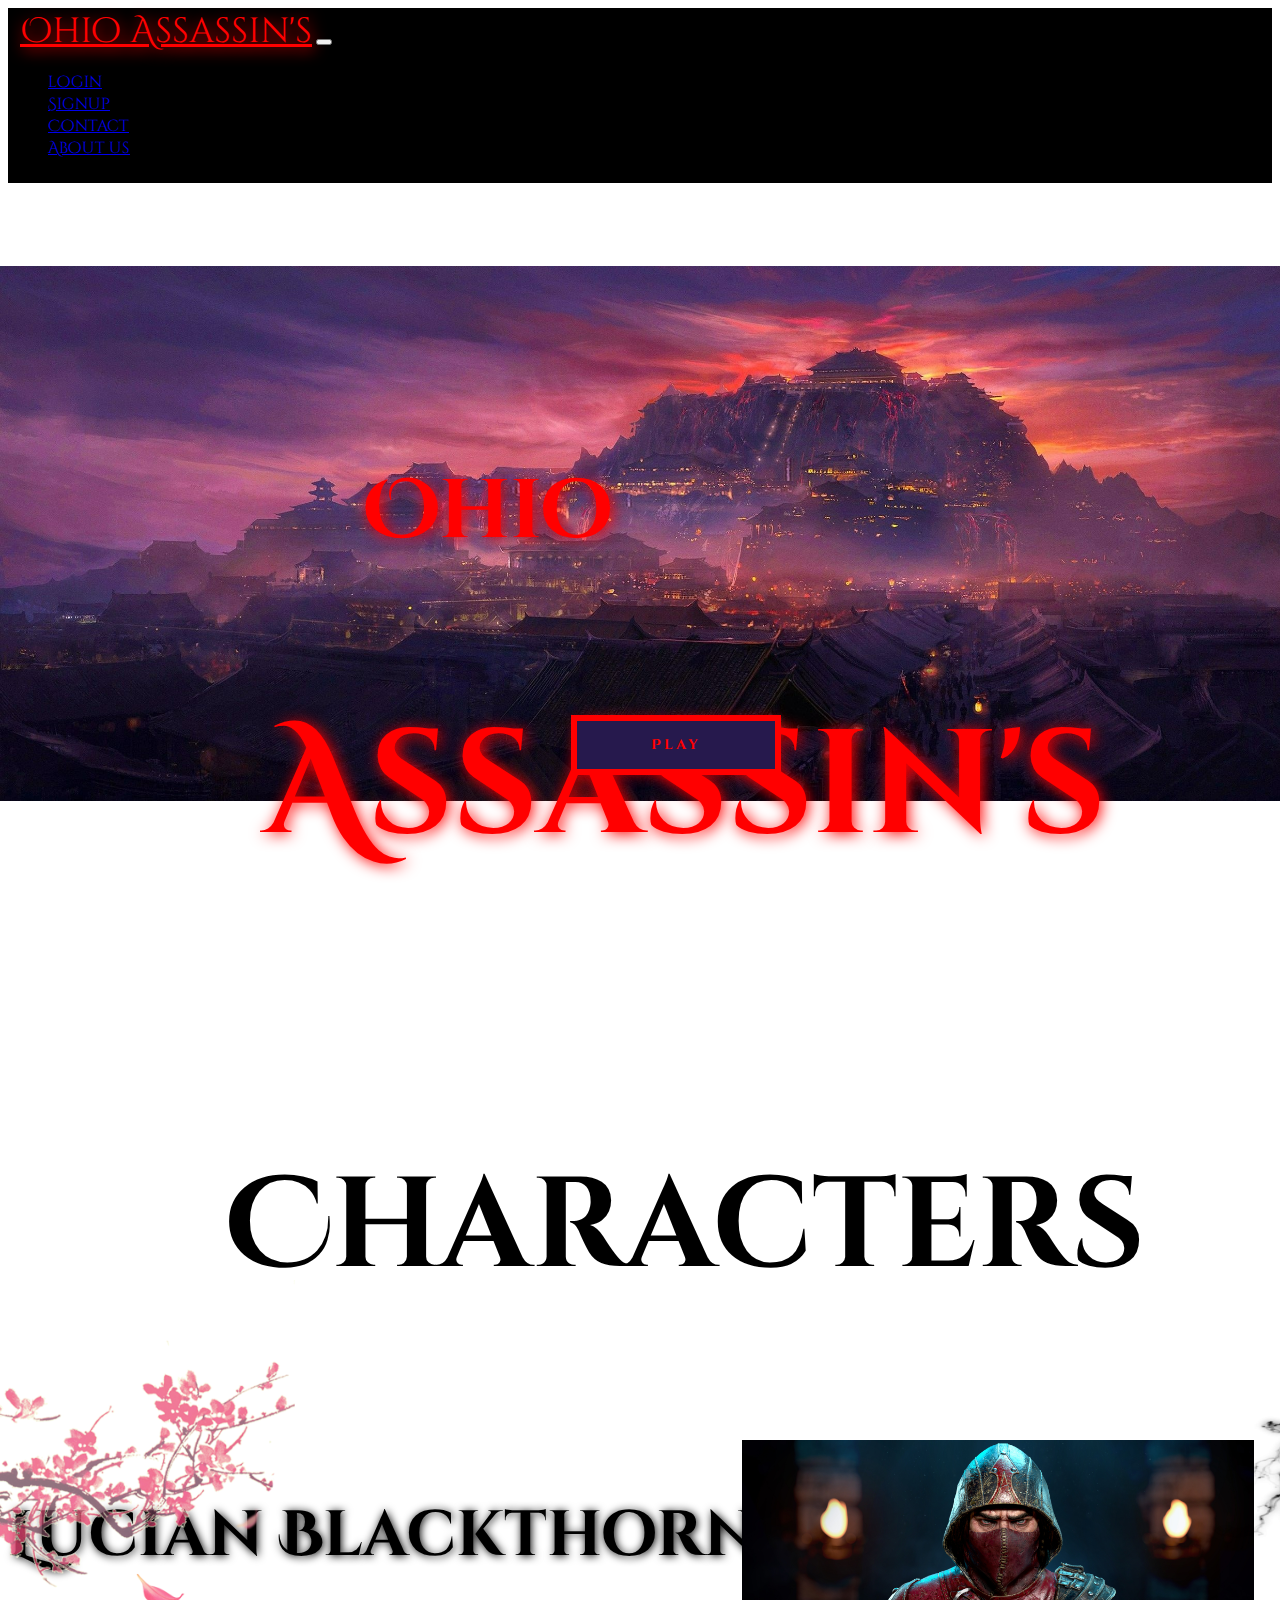
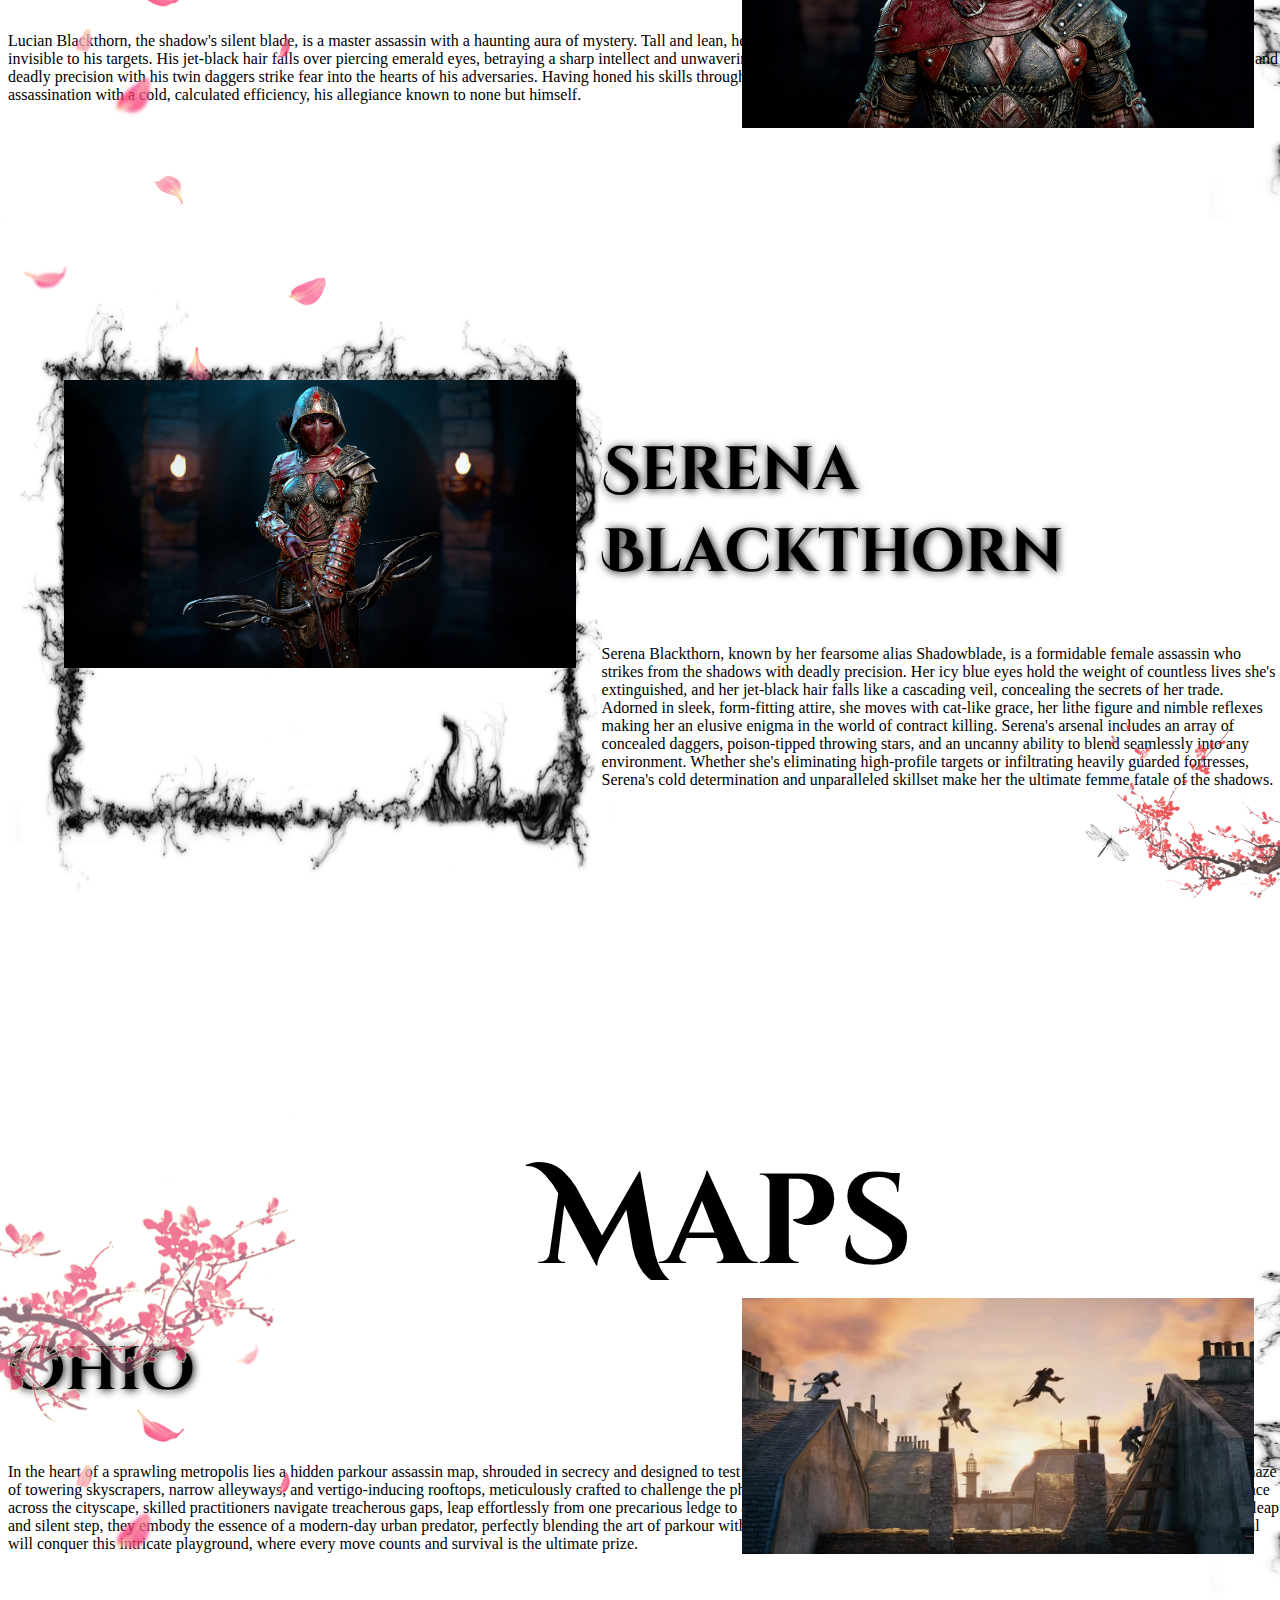
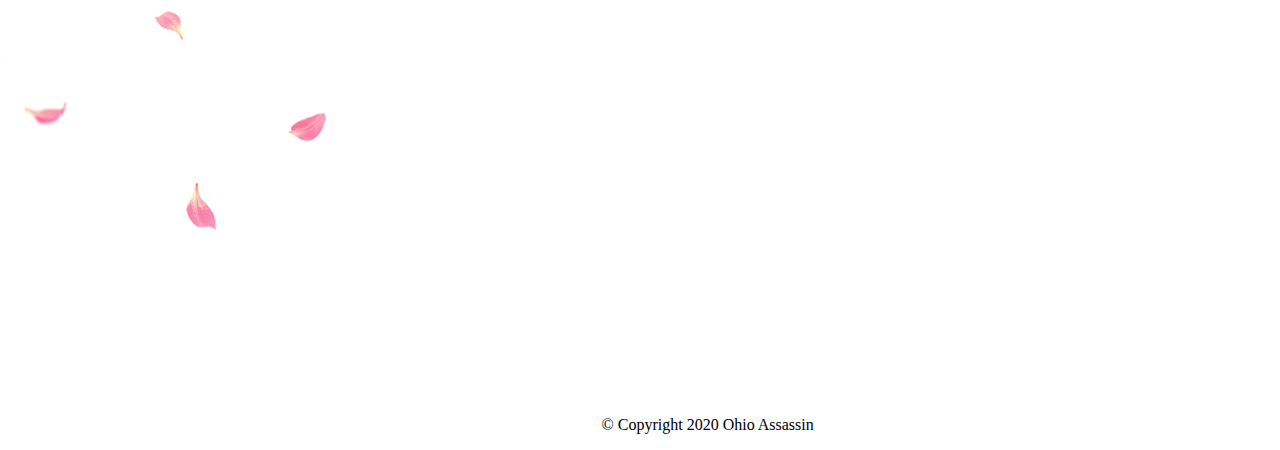
<file: index.html>
<!doctype html>
<html lang="en">
  <head>
    <meta charset="utf-8">
    <meta name="viewport" content="width=device-width, initial-scale=1">
    <title>Ohio Assassin's</title>
    <!-- Bootstarp -->
    <link href="https://cdn.jsdelivr.net/npm/bootstrap@5.3.0-alpha3/dist/css/bootstrap.min.css" rel="stylesheet" integrity="sha384-KK94CHFLLe+nY2dmCWGMq91rCGa5gtU4mk92HdvYe+M/SXH301p5ILy+dN9+nJOZ" crossorigin="anonymous">
      <!--Css  -->
    <link rel="stylesheet" href="styles.css">  
    <!-- Fonts -->
    <link rel="preconnect" href="https://fonts.googleapis.com">
    <link rel="preconnect" href="https://fonts.gstatic.com" crossorigin>
    <link href="https://fonts.googleapis.com/css2?family=Cinzel+Decorative:wght@400;700&family=Staatliches&display=swap" rel="stylesheet">
</head>
<body>
  
    <nav class="navbar navbar-dark navbar-expand-md nav-tabs ">
        <a class="navbar-brand" href="">Ohio Assassin's</a>
        <button class="navbar-toggler" type="button" data-bs-toggle="collapse" data-bs-target="#navbarSupportedContent"
            aria-controls="navbarSupportedContent" aria-expanded="false" aria-label="Toggle navigation">
            <span class="navbar-toggler-icon"></span>
        </button>
        <div class="collapse navbar-collapse" id="navbarSupportedContent">
            <ul class="navbar-nav ms-auto">

                <li class="nav-item">
                    <a class="nav-link" href="Login.html">login</a>
                </li>
                <li class="nav-item">
                    <a class="nav-link" href="register.html">Signup</a>
                </li>
                <li class="nav-item">
                    <a class="nav-link" href="contatcus.html">Contact</a>
                </li>
                <li class="nav-item">
                    <a class="nav-link" href="Aboutus.html">About us</a>
                </li>
            </ul>
        </div>
    </nav>
    
  
    
    <div class="container">
        <div> 
            <img src="website background.jpg"  class="bg-img"></img>
        </div>
    
    
             <div>
            <h3 class="header2">Ohio</h3>
            </div>
            <div >
            <h1 class="card-header">Assassin's</h1>
            </div>
    
       
        
       
        
    <!-- Play Button -->

        <div class="button-border">
            <a class="Aplay" href="register.htmlu">
            <button class="primary-button">Play</button>
        </div>
        </button>
    </a>
       </div>


        <div><h2 class="char">Characters</h2></div>

        <div class="container">
            <div>
            <div class="col-lg-6 col-md-6 col-sm-6 charachter"><img src="pngwing.com.png" class="borderpng"><img src="pngegg (1).png" class="png"><h2 class="lucian">Lucian Blackthorn</h2><p> Lucian Blackthorn, the shadow's silent blade, is a master assassin with a haunting aura of mystery. Tall and lean, he possesses an uncanny ability to blend into the shadows, making him nearly invisible to his targets. His jet-black hair falls over piercing emerald eyes, betraying a sharp intellect and unwavering determination. Clad in a form-fitting ebony armor, Lucian's lithe movements and deadly precision with his twin daggers strike fear into the hearts of his adversaries. Having honed his skills through countless missions, he navigates the treacherous world of espionage and assassination with a cold, calculated efficiency, his allegiance known to none but himself.</p></div>
            <div class="col-lg-6 col-md-6 col-sm-6 "><img src="harry-osborn-nordshot14.jpg" alt="" class="img"></div>
            
            </div>
        </div> 
   

<div class="container1">
    <div>
    <div class="col-lg-6 col-md-6 col-sm-6 "><img src="pngwing.com.png" class="border2"><img src="harry-osborn-harry-osborn-elfshot9.jpg" alt="" class="img2"></div>
    <div class="col-lg-6 col-md-6 col-sm-6 charachter2"><img src="pngegg (3).png" class="png2"><h2 class="Serena">Serena Blackthorn</h2><p class="para"> Serena Blackthorn, known by her fearsome alias Shadowblade, is a formidable female assassin who strikes from the shadows with deadly precision. Her icy blue eyes hold the weight of countless lives she's extinguished, and her jet-black hair falls like a cascading veil, concealing the secrets of her trade. Adorned in sleek, form-fitting attire, she moves with cat-like grace, her lithe figure and nimble reflexes making her an elusive enigma in the world of contract killing. Serena's arsenal includes an array of concealed daggers, poison-tipped throwing stars, and an uncanny ability to blend seamlessly into any environment. Whether she's eliminating high-profile targets or infiltrating heavily guarded fortresses, Serena's cold determination and unparalleled skillset make her the ultimate femme fatale of the shadows.</p></div>
    
    
    </div>
</div> 
  <div class="map">
    <div class="col-lg-6 col-md-6 col-sm-6"><p class="Map">Maps</p>
    </div>
    <div class="container">
        <div>
        <div class="col-lg-6 col-md-6 col-sm-6 maps"><img src="pngwing.com.png" class="borderpng__2"><img src="pngegg (1).png" class="png"><h2 class="Ohio">Ohio</h2><p>In the heart of a sprawling metropolis lies a hidden parkour assassin map, shrouded in secrecy and designed to test the limits of the most agile and cunning operatives. The map is a labyrinthine maze of towering skyscrapers, narrow alleyways, and vertigo-inducing rooftops, meticulously crafted to challenge the physical prowess and strategic intellect of any would-be assassin. As shadows dance across the cityscape, skilled practitioners navigate treacherous gaps, leap effortlessly from one precarious ledge to another, and utilize the urban environment to their advantage. With each daring leap and silent step, they embody the essence of a modern-day urban predator, perfectly blending the art of parkour with the deadly precision of an assassin's blade. Only the most adept and resourceful will conquer this intricate playground, where every move counts and survival is the ultimate prize.</p></div>
        <div class="col-lg-6 col-md-6 col-sm-6 "><img src="maps.jpeg" alt="" class="imgm"></div>
        
        </div>
    </div> 
  </div>
 
<script src="https://cdn.jsdelivr.net/npm/bootstrap@5.3.0-alpha3/dist/js/bootstrap.bundle.min.js" integrity="sha384-ENjdO4Dr2bkBIFxQpeoTz1HIcje39Wm4jDKdf19U8gI4ddQ3GYNS7NTKfAdVQSZe" crossorigin="anonymous"></script>

 <footer class="white-section" id="footer">
    <div class="container-fluid">
      <p>© Copyright 2020 Ohio Assassin</p>
    </div>
  </footer>

</body>

</html>
</file>
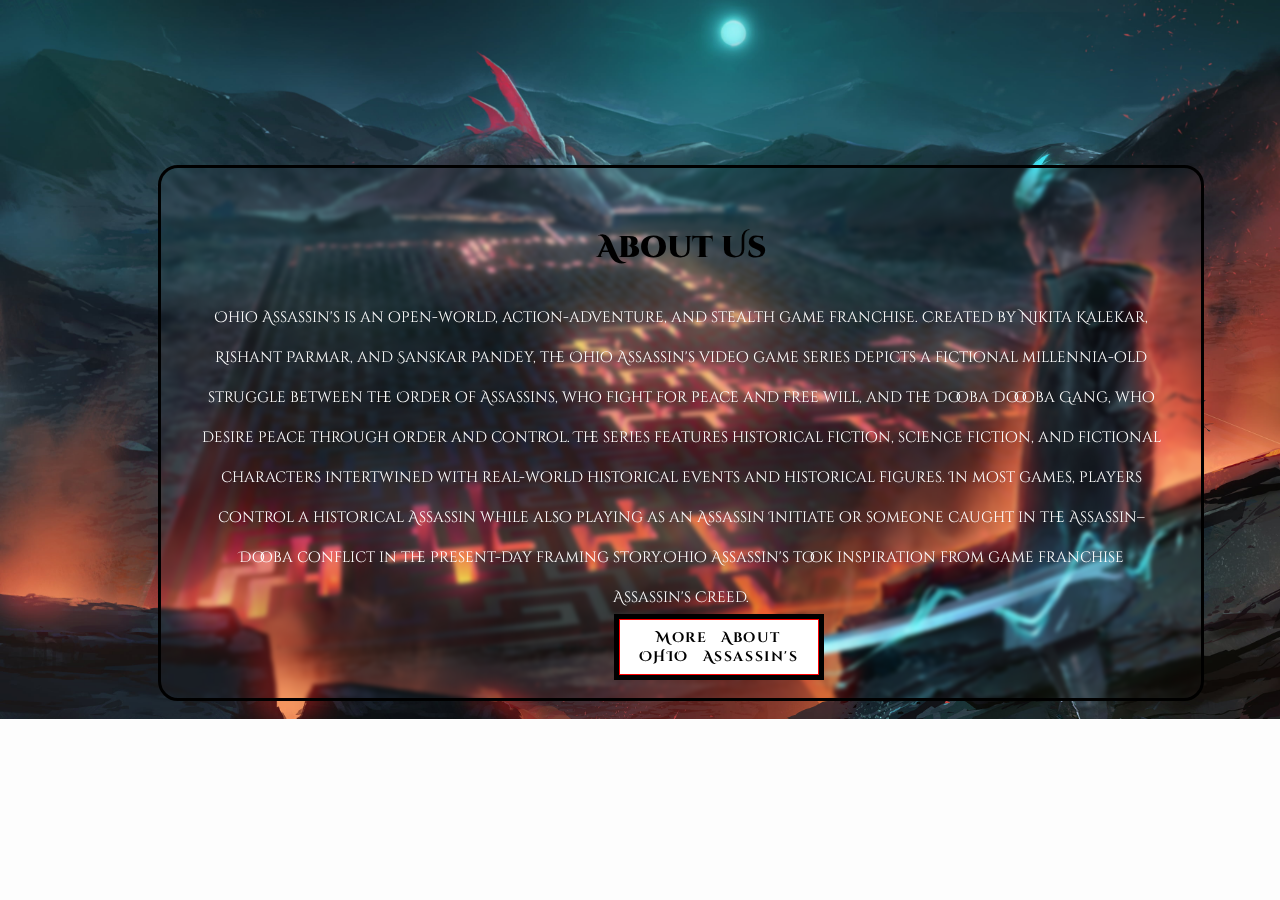
<file: Aboutus.html>
<!DOCTYPE html>
<html lang="en">
<head>
    <meta charset="UTF-8">
    <meta http-equiv="X-UA-Compatible" content="IE=edge">
    <meta name="viewport" content="width=device-width, initial-scale=1.0">
    <title>Document</title>
    <link rel="stylesheet" href="Aboutus.css">
</head>
<body class="photo" background="bg.13.jpg">
   <div class="about" >
    <div class="inner-section">
        <h1>About Us</h1>
        <p class="text">
            Ohio Assassin's is an open-world, action-adventure, and stealth game franchise. Created by Nikita Kalekar, Rishant Parmar, and Sanskar Pandey, the Ohio Assassin's video game series depicts a fictional millennia-old struggle between the Order of Assassins, who fight for peace and free will, and the Dooba Doooba Gang, who desire peace through order and control. 
             The series features historical fiction, science fiction, and fictional characters intertwined with real-world historical events and historical figures. In most games, players control a historical Assassin while also playing as an Assassin Initiate or someone caught in the Assassin–Dooba conflict in the present-day framing story.Ohio Assassin's took inspiration from game franchise Assassin's Creed.
        </p>
        <div class="button-border">
            <button class="primary-button">More About OHIO Assassin's</button>
        </div>
    </div>

   </div> 
</body>
</html>
</file>
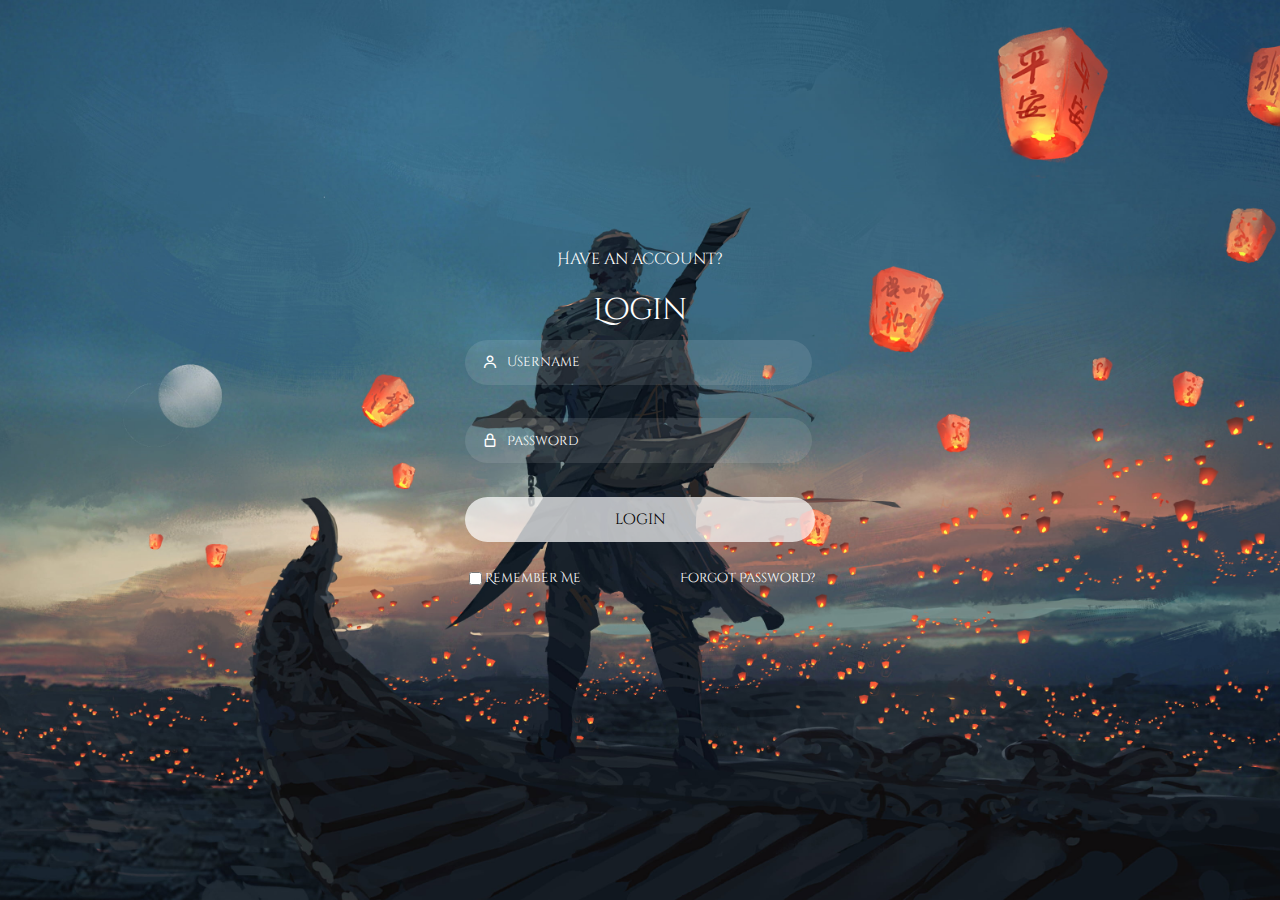
<file: Login.html>
<!DOCTYPE html>
<html lang="en">
<head>
    <meta charset="UTF-8">
    <meta http-equiv="X-UA-Compatible" content="IE=edge">
    <meta name="viewport" content="width=device-width, initial-scale=1.0">
    <title>Document</title>
    <link rel="stylesheet" href="login.css">
    <link href='https://unpkg.com/boxicons@2.1.4/css/boxicons.min.css' rel='stylesheet'>
    <script nomodule src="https://unpkg.com/ionicons@7.1.0/dist/ionicons/ionicons.js"></script>
    <link rel="preconnect" href="https://fonts.googleapis.com">
<link rel="preconnect" href="https://fonts.gstatic.com" crossorigin>
    <link href="https://fonts.googleapis.com/css2?family=Cinzel+Decorative:wght@400;900&display=swap" rel="stylesheet">
</head>
<body background="bg-10.jpg">
    <div class="box">
        <div class="container">
            <div class="top-header">
                <span>Have an account?</span>
                <header>Login</header>
            </div>
            <div class="input-field">
                <input type="text" class="input" placeholder="Username" required>
                <i class='bx bx-user'></i>
            </div>
            <div class="input-field">
                <input type="password" class="input" placeholder="Password" required>
                <i class='bx bx-lock-alt'></i>
            </div>
            <div class="input-field">
                <input type="submit" class="submit" value="login">
            </div>
            <div class="bottom">
                <div class="left">
                    <input type="checkbox" id="check">
                    <label for="check">Remember Me</label>
                </div>
                <div class="right">
                    <label> <a href="forgotpss.html">Forgot Password?</a></label>
                </div>
            </div>
        </div>
    </div>
</body>
</html>
</file>
<file: styles.css>
/* Theming and Assets */
$primary-color: #FF4655;
$secondary-color: #26194D;
$background-color: white;
$svg-background: 'https://svgshare.com/i/Kyn.svg';

body{
    
    background-repeat: no-repeat;
    background-attachment: fixed;
    background-size: 100% 100%;
}
.bg-img{

  width: 100%;
  position: absolute;
  left: 0;
}
.card-header{
    position: absolute;
    padding-top: 10%;
    padding-left: 20%;
    align-items: center;
    font-family: "Cinzel Decorative";
    font-weight: bold;
    font-size: 9.2rem;
    color: red;
    text-shadow: 2px 2px 15px red;
    text-align: center;
}
.header2{
    text-align: center;
    font-family: "Cinzel Decorative";
    font-weight: bold;
    font-size: 5.2rem;
    color: red;
    text-shadow: 2px 2px 15px red;
    position: relative;
    bottom: 0;
    right: 12%;
    top: 190px;
}

/* Navigation Bar */
.navbar-brand{
    padding-left: 12px;
    padding-top: 10px;
    padding-bottom: 1px;
    font-family: "Cinzel Decorative";
    font-size: 2.2rem;
    color: red;
    text-shadow: 2px 2px 15px red;
    
}

.navbar{
    outline: red;
    padding-bottom: 0.5rem;
}
.nav-item{
    padding-right: 20px;
    font-family:"Cinzel Decorative" ;
}
.navbar{
    border-color: red;
    background-color: black ;
    
}

.primary-button {
    cursor: pointer;
    font-family:"Cinzel Decorative" ;
    font-weight: bold;
    font-size: 0.9rem;
    letter-spacing: 0.20rem;
    
    border: 1px solid red;
    padding: 0.9rem  2rem;
    background: url(https://svgshare.com/i/Kyn.svg);
    background-size: 130%;
    background-position: 500%;
    background-repeat: no-repeat;
    transition: 0.3s ease-in-out;
    transition-property: background-position, border ,color ;
    position: absolute;
    top : 80%;
    left:45%;
    color: var(--v-white);
    background-color: #26194D;
    width: 200px;
    word-spacing: 0.18rem;
    outline: 5px solid;  
    color: red;
    box-shadow: 2px 2px 15px red;
   
    
    
}
.primary-button:hover{
    border: 1px solid red;
    color: red;
    background-position: 50%;
}
.charachter{
    position: absolute ;
    top: 160%;

    background-color: #fff;
    background:cross-fade(10%)

}
.img{ 
    position: absolute;
    top: 160%;
    left: 58%;
    width: 40%;
    image-orientation: ;

}
.lucian{
    font-family: "Cinzel Decorative" ;
    font-weight: bold;
    font-size: 4rem;
    text-shadow: 1px 1px 9px;
    
    
}
.img2{
    position: absolute;
    top: 220%;
    left: 5%;
    width: 40%;
    image-orientation: ;
    background-color: black;
    
}
.charachter2{
    position: absolute ;
    top: 220%;
    left: 47%;
    background-color:#fff;
    background:cross-fade(10%);
}
.Serena{
    font-family: "Cinzel Decorative" ;
    font-weight: bold;
    font-size: 3.8rem;
    text-shadow: 1px 1px 9px;
    
    
}
.png{
    position: absolute;
    top: -57%;
    left: -15%;
    width: 40%;
    opacity: 75%;
 
}
.png2{
    position: absolute;
    top: 70%;
    left: 65%;
    width: 40%;
    opacity: 75%;

}
.borderpng{
    position: absolute;
    top: -28%;
    left: 94%;
    width: 92.100%;
    z-index: 1;
    opacity: 100%;
    height: 180%;
 
}


.border2{
    position: absolute;
    top: 210%;
    left:1%;
    width: 47%;
    height: 68%;
}
.char{
    position: absolute;
    top: 115%;
    font-family: "Cinzel Decorative";
    font-weight: bolder;
    font-size: 8rem;
    padding-left: 17%;
}
.Map{
    position: absolute;
    top: 290%;
    left: 25%;
    font-family: "Cinzel Decorative";
    font-weight: bolder;
    font-size: 8rem;
    padding-left: 17%;
}
.Aplay{
    color: red;
    text-decoration: none;
}
.maps{
    position: absolute ;
    top: 320%;
    left: ;
    background-color:#fff;
    background:cross-fade(10%);
}
.Ohio{
    font-family: "Cinzel Decorative" ;
    font-weight: bold;
    font-size: 3.8rem;
    text-shadow: 1px 1px 9px;
}
.imgm{
  position: absolute;
    top: 322%;
    left: 58%;
    width: 40%;

    image-orientation: ;
}
.borderpng__2{
    position: absolute;
    top: -19%;
    left:94%;
    width: 93%;
    height: 140%;

}


#footer{
    text-align: center;
    background-color: white;
    position: absolute ;
    top: 400%;
    left: 47%;
    background:cross-fade(10%);
    color: black;
  }
</file>
<file: Aboutus.css>
@import url('https://fonts.googleapis.com/css2?family=Cinzel+Decorative:wght@400;900&display=swap');
*{
    font-family: "Cinzel Decorative";
    align-items: center;
}
body{
    min-height: 90vh;
    display: flex;
    align-items: center;
    justify-content: center;
    

}
.photo{
    background-size: 100%;
    background-repeat: no-repeat;
    background-color: #fdfdfd;
    overflow: hidden;
    padding: 20px 0;
    border-left: 55%;
    width: 100%;

}


.inner-section{
    height: 10%;
    width: 75%;
    
    padding: 40px;
    margin-left: 150px;
    border:solid;
    border-radius: 20px;
    backdrop-filter: blur(2px);
    align-items: center;
    justify-content: center;

    
  
    
    
    

    

}

.inner-section h1{
    margin-bottom: 30px;
    font-size: 30px;
    font-weight: 900;
    
    text-align: center;
    align-items: center;

}
.text{
    font-size: 15px;
    color: #fff;
    line-height: 40px;
    text-align: center;
    margin-bottom: 40px;

}

.primary-button {
    cursor: pointer;
    font-family:"Cinzel Decorative" ;
    font-weight: bold;
    font-size: 0.9rem;
    letter-spacing: 0.10rem;
    
    border: 1px solid red;
    padding: 0.5rem  0.5rem ;
    background: url(https://svgshare.com/i/Kyn.svg);
    background-size: 130%;
    background-position: 500%;
    background-repeat: no-repeat;
    transition: 0.3s ease-in-out;
    transition-property: background-position, border ,color ;
    position: absolute;
    top : 85%;
    left: 44%;
    color: var(--v-white);
    background-color: #fff;
    width: 200px; 
    word-spacing: 0.5rem;
    outline: 5px solid;  
    align-items: center;
    
   
    
    
}
.primary-button:hover{
    border: 1px solid red;
    color: #fff;
    background-position: 50%;
}
</file>
<file: login.css>
*{
    font-family: "Cinzel Decorative";
}
body{
    background-size: cover;
    background-repeat: no-repeat;
    background-position: center;
    background-attachment: fixed;
}
.box{
    display: flex;
    justify-content: center;
    align-items: center;
    min-height: 90vh;
}
.container{
    width: 350px;
    display: flex;
    flex-direction: column;
    padding: 0 15px 0 15px;

}
span{
    color: #fff;
    font-size: bold;
    display: flex;
    justify-content: center;
    padding: 10px 0 10px 0;

}
header{
    color: #fff;
    font-size: 30px;
    display: flex;
    justify-content: center;
    padding: 10px 0 10px 0;
    font-size: bold;
    

}
.input{
    height: 45px;
    width: 87%;
    border: none;
    outline: none;
    border-radius: 30px;
    color: #fff;
    padding: 0 0 0 42px;
    background: rgba(255, 255, 255, 0.1);
}
.input-field{
    display: flex;
    flex-direction: column;
    margin-bottom: 5%;
}
i{
    position: relative;
    top: -31px;
    left: 17px;
    color: #fff;
}
::-webkit-input-placeholder{
    color: #fff;

}
.submit{
    border: none;
    border-radius: 30px;
    font-size: 15px;
    height: 45px;
    outline: none;
    width: 100%;
    background: rgba(255, 255, 255, 0.7);
    cursor: pointer;
    transition: 3s;

}
.submit:hover{
    box-shadow: 1px 5px 7 1px rgba(225, 35, 45, 0.8);
}
.bottom{
    display: flex;
    flex-direction: row;
    justify-content: space-between;
    font-size: small;
    color: #fff;
    margin-top: 10px;


}
.left{
    display: flex;

}
label a{
    color: #fff;
    text-decoration: none;

}
.input-field input[type="Submit"]:hover{
    color: deeppink;

}
</file>
